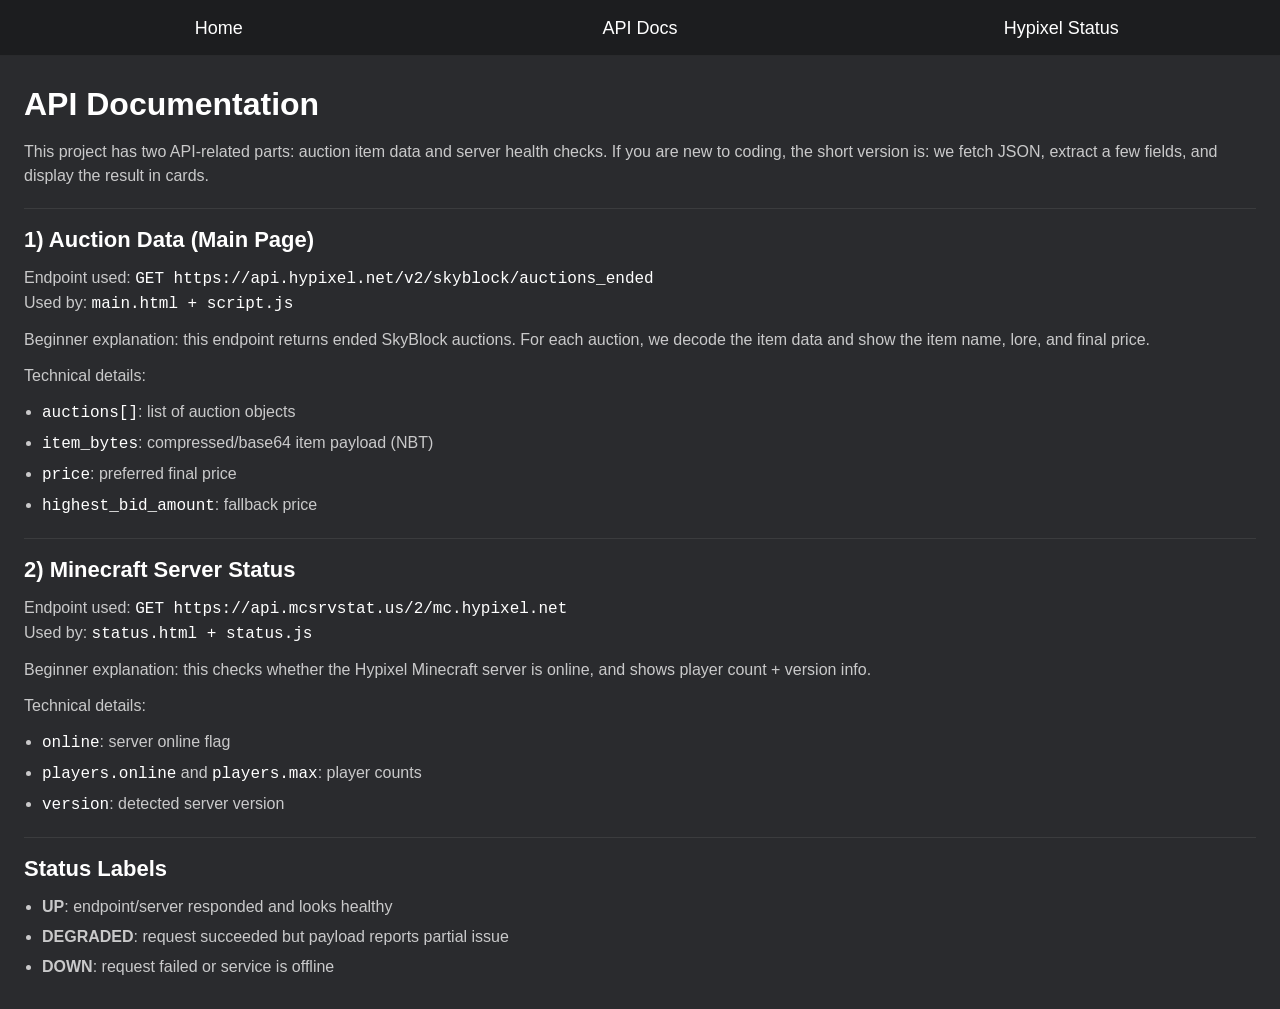
<file: api_documentation.html>
<!DOCTYPE html>
<html lang="en">
<head>
    <link rel="stylesheet" type="text/css" href="styles.css" />

    <meta charset="UTF-8">
    <meta name="viewport" content="width=device-width, initial-scale=1.0">
    <title>API Documentation</title>
</head>
<body>

    <div class="container">
        <nav>
            <ul>
                <li><a href="index.html">Home</a></li>
                <li><a href="api_documentation.html">API Docs</a></li>
                <li><a href="status.html">Hypixel Status</a></li>
            </ul>
        </nav>

        <main class="apiDocs">
            <h1>API Documentation</h1>
            <p>
                This project has two API-related parts: auction item data and server health checks.
                If you are new to coding, the short version is: we fetch JSON, extract a few fields,
                and display the result in cards.
            </p>

            <section class="apiSection">
                <h2>1) Auction Data (Main Page)</h2>
                <p>
                    Endpoint used: <span class="apiCode">GET https://api.hypixel.net/v2/skyblock/auctions_ended</span><br>
                    Used by: <span class="apiCode">main.html + script.js</span>
                </p>
                <p>
                    Beginner explanation: this endpoint returns ended SkyBlock auctions.
                    For each auction, we decode the item data and show the item name, lore, and final price.
                </p>
                <p>
                    Technical details:
                </p>
                <ul>
                    <li><span class="apiCode">auctions[]</span>: list of auction objects</li>
                    <li><span class="apiCode">item_bytes</span>: compressed/base64 item payload (NBT)</li>
                    <li><span class="apiCode">price</span>: preferred final price</li>
                    <li><span class="apiCode">highest_bid_amount</span>: fallback price</li>
                </ul>
            </section>

            <section class="apiSection">
                <h2>2) Minecraft Server Status</h2>
                <p>
                    Endpoint used: <span class="apiCode">GET https://api.mcsrvstat.us/2/mc.hypixel.net</span><br>
                    Used by: <span class="apiCode">status.html + status.js</span>
                </p>
                <p>
                    Beginner explanation: this checks whether the Hypixel Minecraft server is online,
                    and shows player count + version info.
                </p>
                <p>
                    Technical details:
                </p>
                <ul>
                    <li><span class="apiCode">online</span>: server online flag</li>
                    <li><span class="apiCode">players.online</span> and <span class="apiCode">players.max</span>: player counts</li>
                    <li><span class="apiCode">version</span>: detected server version</li>
                </ul>
            </section>

            <section class="apiSection">
                <h2>Status Labels</h2>
                <ul>
                    <li><strong>UP</strong>: endpoint/server responded and looks healthy</li>
                    <li><strong>DEGRADED</strong>: request succeeded but payload reports partial issue</li>
                    <li><strong>DOWN</strong>: request failed or service is offline</li>
                </ul>
            </section>
        </main>

    </div>

</body>
</html>
</file>
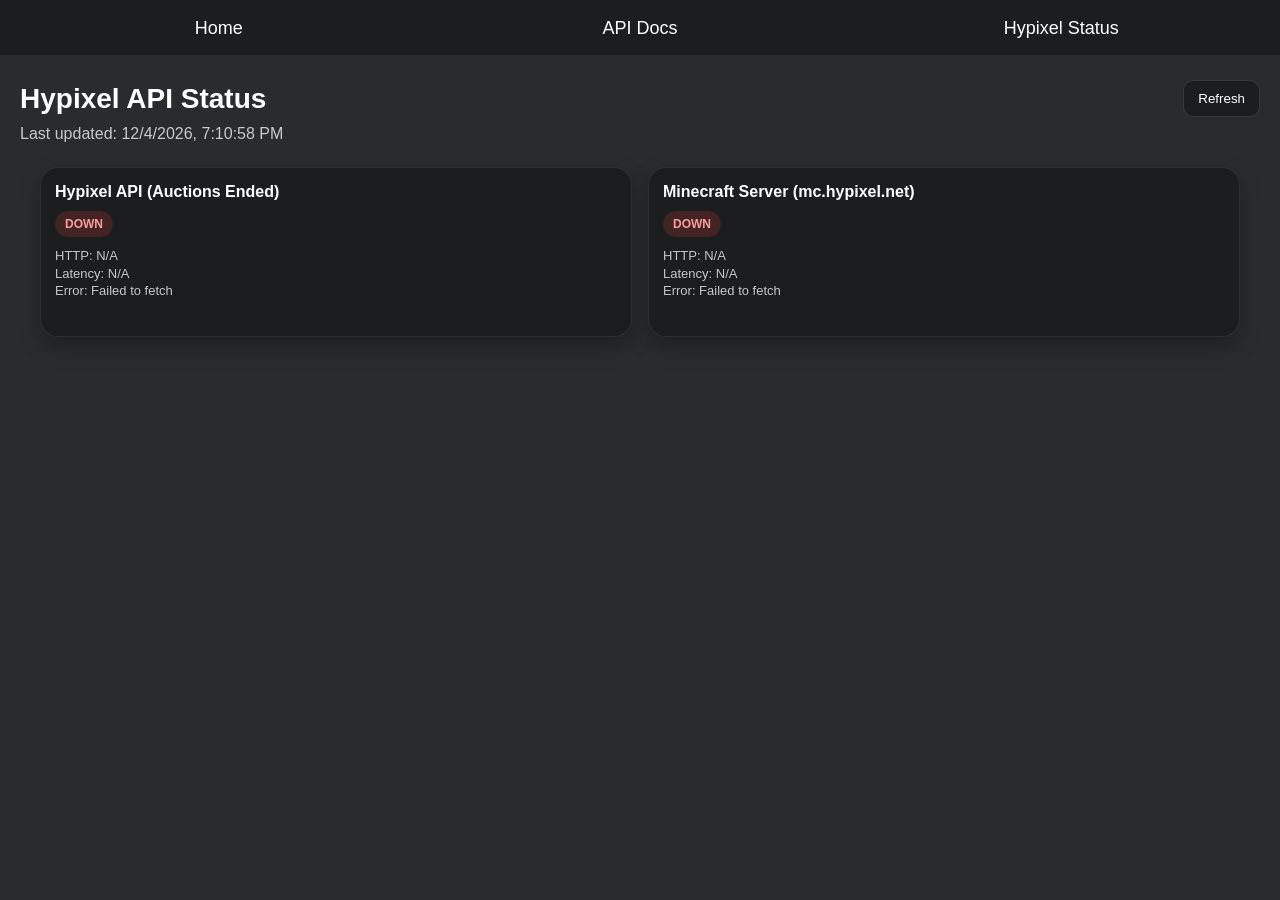
<file: status.html>
<!DOCTYPE html>
<html lang="en">
<head>
  <link rel="stylesheet" type="text/css" href="styles.css" />
  <meta charset="UTF-8" />
  <meta name="viewport" content="width=device-width, initial-scale=1.0" />
  <title>Hypixel Status</title>
  <script defer src="status.js"></script>
</head>
<body>
  <div class="container">
    <nav>
      <ul>
        <li><a href="index.html">Home</a></li>
        <li><a href="api_documentation.html">API Docs</a></li>
        <li><a href="status.html">Hypixel Status</a></li>
      </ul>
    </nav>

    <main class="statusWrap">
      <div class="statusHeader">
        <h1>Hypixel API Status</h1>
        <button id="refreshBtn" type="button">Refresh</button>
      </div>
      <p id="lastUpdated" class="statusMuted">Not checked yet.</p>
      <div id="statusGrid" class="auctionGrid"></div>
    </main>
  </div>
</body>
</html>
</file>
<file: styles.css>
:root {
  --bg: #2A2B2E;
  --panel: #3B3C41;
  --card: #1C1D1F;
  --cardBorder: rgba(255, 255, 255, 0.08);
  --text: #ffffff;
  --muted: rgba(255, 255, 255, 0.75);
}

* { box-sizing: border-box; }

body {
  margin: 0;
  background: var(--bg);
  color: var(--text);
  font-family: Arial, sans-serif;
}

.container {
  min-height: 100vh;
  display: grid;
  grid-template-rows: 56px 1fr;
}

nav {
  background: var(--card);
  border-bottom: 1px solid rgba(255, 255, 255, 0.06);
}

nav ul {
  list-style: none;
  margin: 0;
  padding: 0 12px;
  display: flex;
  gap: 8px;
  height: 56px;
  align-items: center;
}

nav li { flex: 1; display: flex; justify-content: center; }

nav a {
  display: inline-flex;
  align-items: center;
  justify-content: center;
  height: 38px;
  padding: 0 14px;
  text-decoration: none;
  color: var(--text);
  font-size: 18px;
  border-radius: 10px;
  transition: background-color 120ms ease, transform 120ms ease;
}

nav a:hover { background: rgba(255, 255, 255, 0.08); }
nav a:active { transform: translateY(1px); }

.outerBox,
.auctionGrid,
.statusWrap {
  margin: 24px 20px 20px;
}

.outerBox,
.auctionGrid {
  display: grid;
  gap: 16px;
  grid-template-columns: repeat(auto-fit, minmax(280px, 1fr));
  align-content: start;
}

.outerBox {
  padding: 20px;
  background: var(--panel);
  border-radius: 24px;
  border: 1px solid rgba(255, 255, 255, 0.06);
}

.innerBox {
  background: var(--card);
  border: 1px solid var(--cardBorder);
  border-radius: 18px;
  padding: 14px;
  min-height: 170px;
  display: flex;
  flex-direction: column;
  gap: 10px;
  box-shadow: 0 10px 22px rgba(0, 0, 0, 0.25);
}

.itemLore {
  font-size: 13px;
  line-height: 1.35;
  color: var(--muted);
  overflow: auto;
  max-height: 160px;
}

.auctionMeta {
  margin-top: auto;
  font-size: 12px;
  color: rgba(255, 255, 255, 0.55);
}

.itemName,
.itemLore,
.auctionMeta {
  overflow-wrap: anywhere;
  word-break: break-word;
}

.itemName,
.itemPrice,
.statusBadge { font-weight: 700; }

.itemName { font-size: 16px; line-height: 1.2; }

.itemLore::-webkit-scrollbar { width: 10px; }
.itemLore::-webkit-scrollbar-thumb {
  background: rgba(255, 255, 255, 0.12);
  border-radius: 999px;
}
.itemLore::-webkit-scrollbar-thumb:hover { background: rgba(255, 255, 255, 0.18); }

p { color: aliceblue; }

.itemPrice {
  color: rgba(255, 255, 255, 0.85);
}

.statusHeader {
  display: flex;
  align-items: center;
  justify-content: space-between;
  gap: 12px;
  margin-bottom: 8px;
}

.statusHeader h1 {
  margin: 0;
  font-size: 28px;
}

#refreshBtn {
  border: 1px solid rgba(255, 255, 255, 0.12);
  background: var(--card);
  color: var(--text);
  border-radius: 10px;
  padding: 10px 14px;
  cursor: pointer;
}

#refreshBtn:disabled {
  opacity: 0.6;
  cursor: default;
}

.statusMuted { margin: 0 0 16px; }

.statusBadge {
  display: inline-flex;
  align-items: center;
  justify-content: center;
  width: fit-content;
  border-radius: 999px;
  padding: 6px 10px;
  font-size: 12px;
}

.statusBadge.up {
  background: rgba(42, 181, 75, 0.2);
  color: #88f0a5;
}

.statusBadge.degraded {
  background: rgba(255, 179, 0, 0.2);
  color: #ffd57a;
}

.statusBadge.down {
  background: rgba(229, 62, 62, 0.2);
  color: #ff9d9d;
}

.apiDocs {
  margin: 24px;
  line-height: 1.5;
}

.apiDocs h1 { margin: 0 0 12px; font-size: 32px; }

.apiDocs p,
.apiSection ul,
.statusMuted { color: var(--muted); }

.apiDocs p { margin: 0 0 12px; }

.apiSection {
  margin-top: 20px;
  padding-top: 14px;
  border-top: 1px solid rgba(255, 255, 255, 0.08);
}

.apiSection h2 { margin: 0 0 10px; font-size: 22px; }

.apiSection ul {
  margin: 8px 0 0 18px;
  padding: 0;
}

.apiSection li { margin-bottom: 6px; }

.apiCode {
  font-family: Consolas, "Courier New", monospace;
  color: var(--text);
}
</file>
